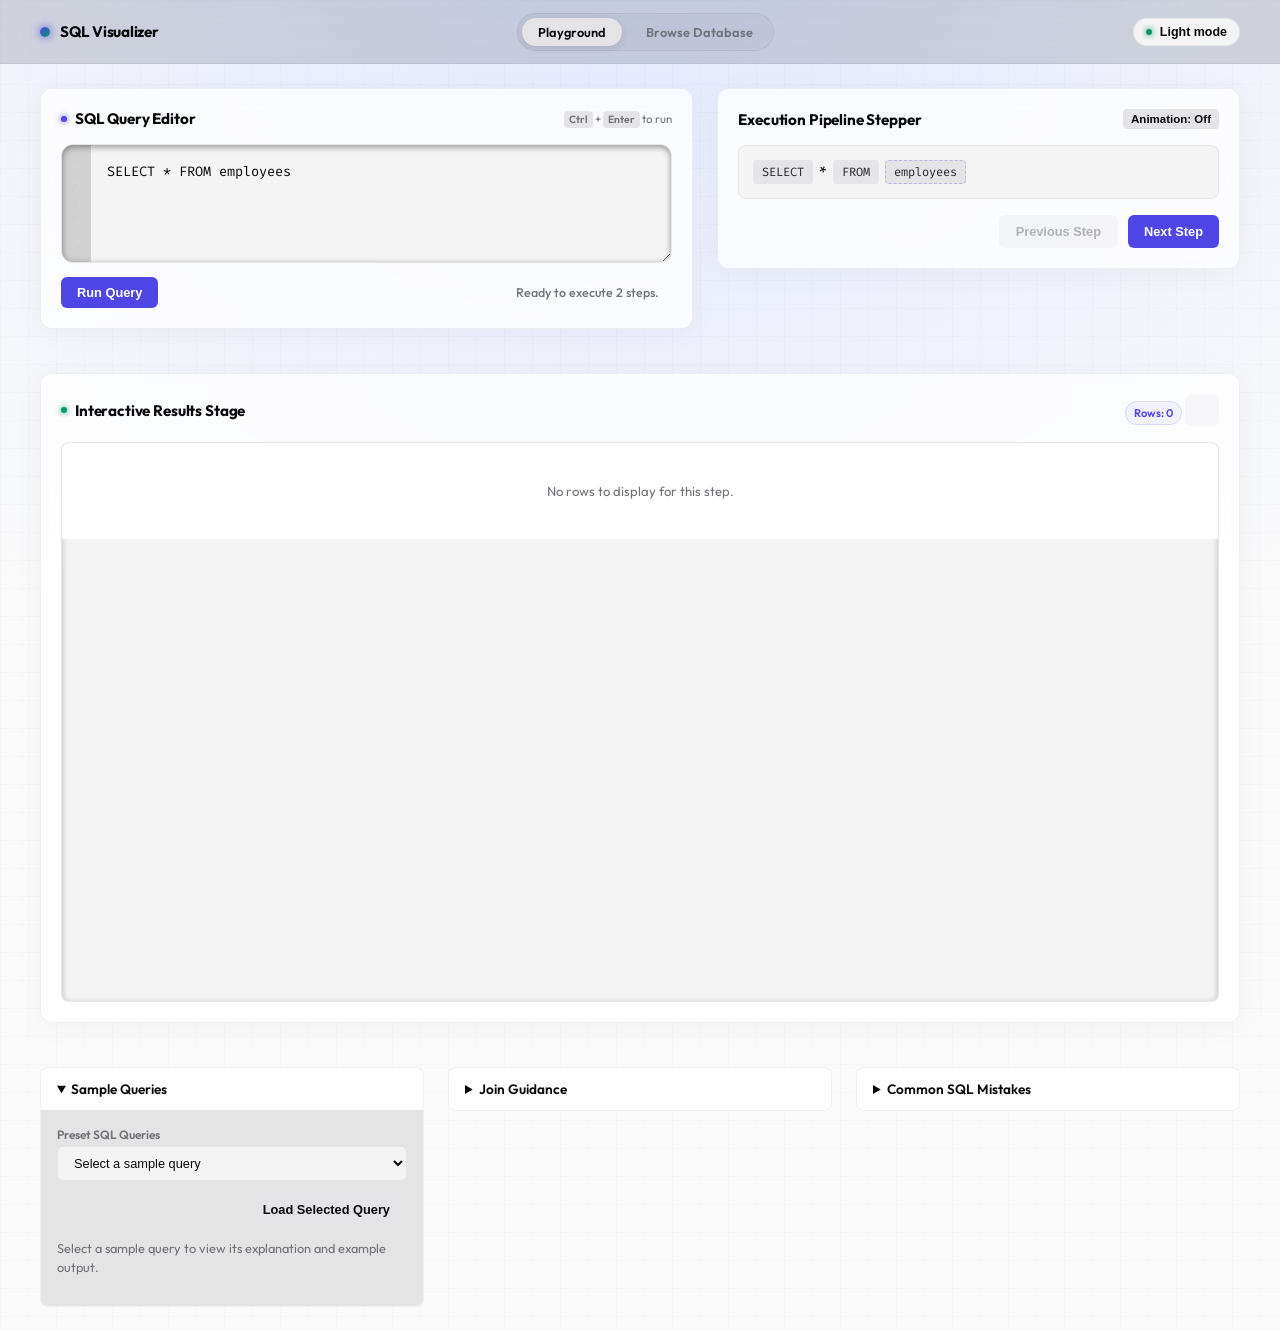
<file: index.html>
<!DOCTYPE html>
<html lang="en" data-theme="dark">

<head>
  <meta charset="UTF-8">
  <meta name="viewport" content="width=device-width, initial-scale=1.0">
  <title>SQL Visual Playground</title>
  <script>
    const savedTheme = localStorage.getItem("sql-visualizer-theme");
    if (savedTheme === "light" || savedTheme === "dark") {
      document.documentElement.dataset.theme = savedTheme;
    }
  </script>
  
  <!-- Premium Typography -->
  <link rel="preconnect" href="https://fonts.googleapis.com">
  <link rel="preconnect" href="https://fonts.gstatic.com" crossorigin>
  <link href="https://fonts.googleapis.com/css2?family=Fira+Code:wght@400;500;600&family=Outfit:wght@300;400;500;600;700;800&display=swap" rel="stylesheet">
  
  <link rel="stylesheet" href="css/style.css">
</head>

<body>
  <!-- Mesh Grid overlay -->
  <div class="mesh-overlay" aria-hidden="true"></div>

  <!-- Main Navigation Bar -->
  <header class="navbar">
    <div class="nav-logo">
      <div class="logo-dot"></div>
      <span class="logo-title">SQL Visualizer</span>
    </div>
    
    <nav class="nav-links">
      <a href="index.html" class="nav-item active">Playground</a>
      <a href="database.html" class="nav-item">Browse Database</a>
    </nav>
    
    <div class="nav-actions">
      <button id="themeToggle" class="theme-btn" type="button" aria-label="Toggle light/dark mode">
        <span class="theme-btn-dot"></span>
        <span id="themeLabel">Dark mode</span>
      </button>
    </div>
  </header>

  <!-- Large View Playground layout -->
  <main class="playground-layout">
    <!-- Top Row: Editor & Stepper (Side-by-Side) -->
    <section class="top-editor-grid">
      <!-- Left Column: SQL Editor Card -->
      <div class="card editor-card">
        <div class="card-title-row">
          <div class="card-status-info">
            <span class="status-indicator-dot"></span>
            <h3>SQL Query Editor</h3>
          </div>
          <div class="keyboard-hud-tip">
            <span class="key-badge">Ctrl</span> + <span class="key-badge">Enter</span> to run
          </div>
        </div>

        <div class="editor-outer-frame">
          <div class="editor-line-gutters">
            <span>1</span>
            <span>2</span>
            <span>3</span>
            <span>4</span>
            <span>5</span>
          </div>
          <textarea id="queryInput" spellcheck="false" placeholder="Write your SQL query here...">SELECT * FROM employees</textarea>
        </div>

        <div class="editor-actions-footer">
          <button id="runButton" class="btn btn-primary" type="button">Run Query</button>
          <div class="status-indicator-pill">
            <p id="stepLabel" class="status-text">Ready to execute.</p>
          </div>
        </div>
      </div>

      <!-- Right Column: Walkthrough Timeline Controller Card -->
      <div class="card stepper-card">
        <div class="card-title-row">
          <h3>Execution Pipeline Stepper</h3>
          <button id="animationToggle" class="btn btn-toggle" type="button" aria-pressed="true">Animation: On</button>
        </div>

        <div class="stepper-timeline-track">
          <div class="query" id="queryDisplay"></div>
        </div>

        <div class="stepper-controls-row">
          <button id="prevButton" class="btn btn-secondary" type="button">Previous Step</button>
          <button id="nextButton" class="btn btn-primary" type="button">Next Step</button>
        </div>
      </div>
    </section>

    <!-- Middle Row: Interactive Results Stage (Full Width) -->
    <section class="results-section panel-results">
      <div class="card results-card">
        <div class="card-title-row">
          <div class="card-status-info">
            <span class="results-tag-bullet"></span>
            <h3>Interactive Results Stage</h3>
          </div>
          <div class="results-tools-row">
            <span id="rowCount" class="results-badge">Rows: 0</span>
            <button id="copyDataButton" class="btn btn-secondary btn-copy-icon" type="button" aria-label="Copy table data" title="Copy table data">
              <svg viewBox="0 0 24 24" class="copy-svg-icon">
                <path d="M9 9a2 2 0 0 1 2-2h7a2 2 0 0 1 2 2v9a2 2 0 0 1-2 2h-7a2 2 0 0 1-2-2V9Zm-4 6V6a2 2 0 0 1 2-2h7" fill="none" stroke="currentColor" stroke-width="2" stroke-linecap="round" stroke-linejoin="round"/>
              </svg>
            </button>
          </div>
        </div>

        <div class="results-table-outer">
          <div id="table" class="table-render-host"></div>
        </div>
      </div>
    </section>

    <!-- Bottom Row: Help Accordions (3 columns) -->
    <section class="guidance-grid">
      <!-- Accordion 1: Preset Queries -->
      <details class="accordion-panel" open>
        <summary>Sample Queries</summary>
        <div class="accordion-body">
          <div class="input-field-group">
            <label for="sampleQuerySelect">Preset SQL Queries</label>
            <select id="sampleQuerySelect" class="styled-select-input">
              <option value="">Choose a query template</option>
            </select>
          </div>
          <div class="flex-actions-end">
            <button id="loadSampleButton" class="btn btn-secondary" type="button">Load Selected Query</button>
          </div>
          <div id="sampleQueryInfo" class="metadata-render-target" aria-live="polite"></div>
        </div>
      </details>

      <!-- Accordion 2: Join Guidance -->
      <details class="accordion-panel">
        <summary>Join Guidance</summary>
        <div class="accordion-body">
          <div id="joinGuidancePanel" class="metadata-render-target" aria-live="polite"></div>
        </div>
      </details>

      <!-- Accordion 3: SQL Mistakes -->
      <details class="accordion-panel">
        <summary>Common SQL Mistakes</summary>
        <div class="accordion-body">
          <div id="errorLearningPanel" class="metadata-render-target" aria-live="polite"></div>
        </div>
      </details>
    </section>
  </main>

  <script type="module" src="js/main.js"></script>
</body>

</html>
</file>
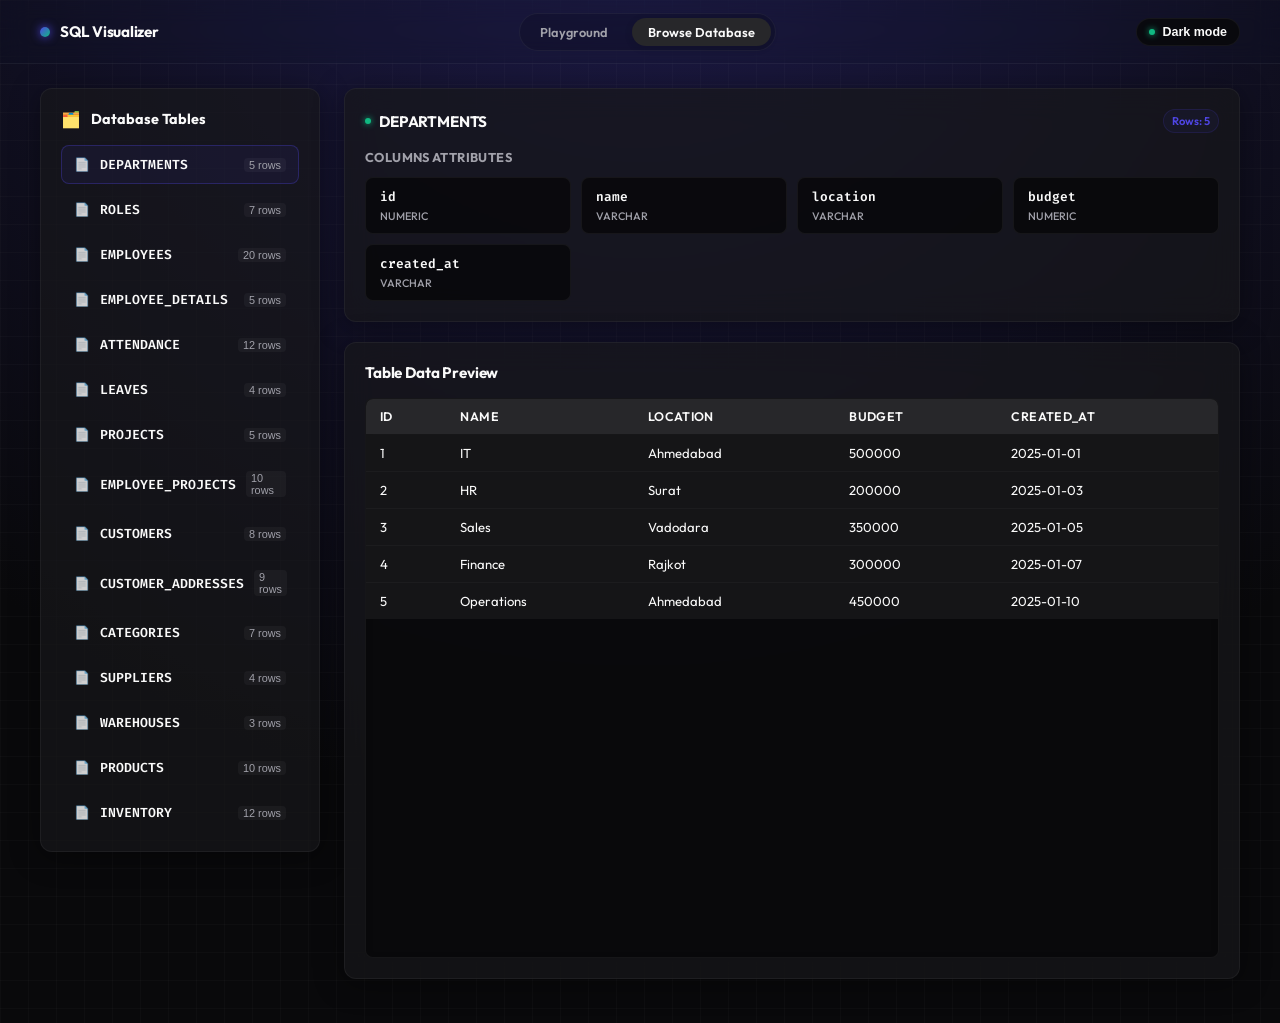
<file: database.html>
<!DOCTYPE html>
<html lang="en" data-theme="dark">

<head>
  <meta charset="UTF-8">
  <meta name="viewport" content="width=device-width, initial-scale=1.0">
  <title>Database Browser - SQL Visualizer</title>
  <script>
    const savedTheme = localStorage.getItem("sql-visualizer-theme");
    if (savedTheme === "light" || savedTheme === "dark") {
      document.documentElement.dataset.theme = savedTheme;
    }
  </script>
  
  <!-- Premium Typography -->
  <link rel="preconnect" href="https://fonts.googleapis.com">
  <link rel="preconnect" href="https://fonts.gstatic.com" crossorigin>
  <link href="https://fonts.googleapis.com/css2?family=Fira+Code:wght@400;500;600&family=Outfit:wght@300;400;500;600;700;800&display=swap" rel="stylesheet">
  
  <link rel="stylesheet" href="css/style.css">
</head>

<body>
  <!-- Mesh Grid overlay -->
  <div class="mesh-overlay" aria-hidden="true"></div>

  <!-- Main Navigation Bar -->
  <header class="navbar">
    <div class="nav-logo">
      <div class="logo-dot"></div>
      <span class="logo-title">SQL Visualizer</span>
    </div>
    
    <nav class="nav-links">
      <a href="index.html" class="nav-item">Playground</a>
      <a href="database.html" class="nav-item active">Browse Database</a>
    </nav>
    
    <div class="nav-actions">
      <button id="themeToggle" class="theme-btn" type="button" aria-label="Toggle light/dark mode">
        <span class="theme-btn-dot"></span>
        <span id="themeLabel">Dark mode</span>
      </button>
    </div>
  </header>

  <!-- Database Browser Workspace -->
  <main class="database-browser-layout">
    <!-- Left Sidebar: Tables list -->
    <aside class="browser-sidebar">
      <div class="sidebar-title">
        <span class="sidebar-indicator">🗂️</span>
        <h3>Database Tables</h3>
      </div>
      <div id="tableSelectorList" class="browser-table-list"></div>
    </aside>

    <!-- Right Column: Schema & Data Preview -->
    <section class="browser-main-area">
      <!-- Schema Attributes Card -->
      <div class="card schema-details-card">
        <div class="card-title-row">
          <div class="card-status-info">
            <span class="schema-tag-dot"></span>
            <h3 id="currentTableName">Select a table</h3>
          </div>
          <span id="rowCountBadge" class="results-badge">Rows: 0</span>
        </div>

        <div class="schema-columns-preview">
          <h4>Columns Attributes</h4>
          <div id="columnAttributesList" class="attributes-grid"></div>
        </div>
      </div>

      <!-- Data Preview Card -->
      <div class="card preview-data-card">
        <div class="card-title-row">
          <h3>Table Data Preview</h3>
        </div>

        <div class="results-table-outer">
          <div id="previewTableContainer" class="table-render-host"></div>
        </div>
      </div>
    </section>
  </main>

  <script type="module" src="js/ui/database-browser.js"></script>
</body>

</html>
</file>
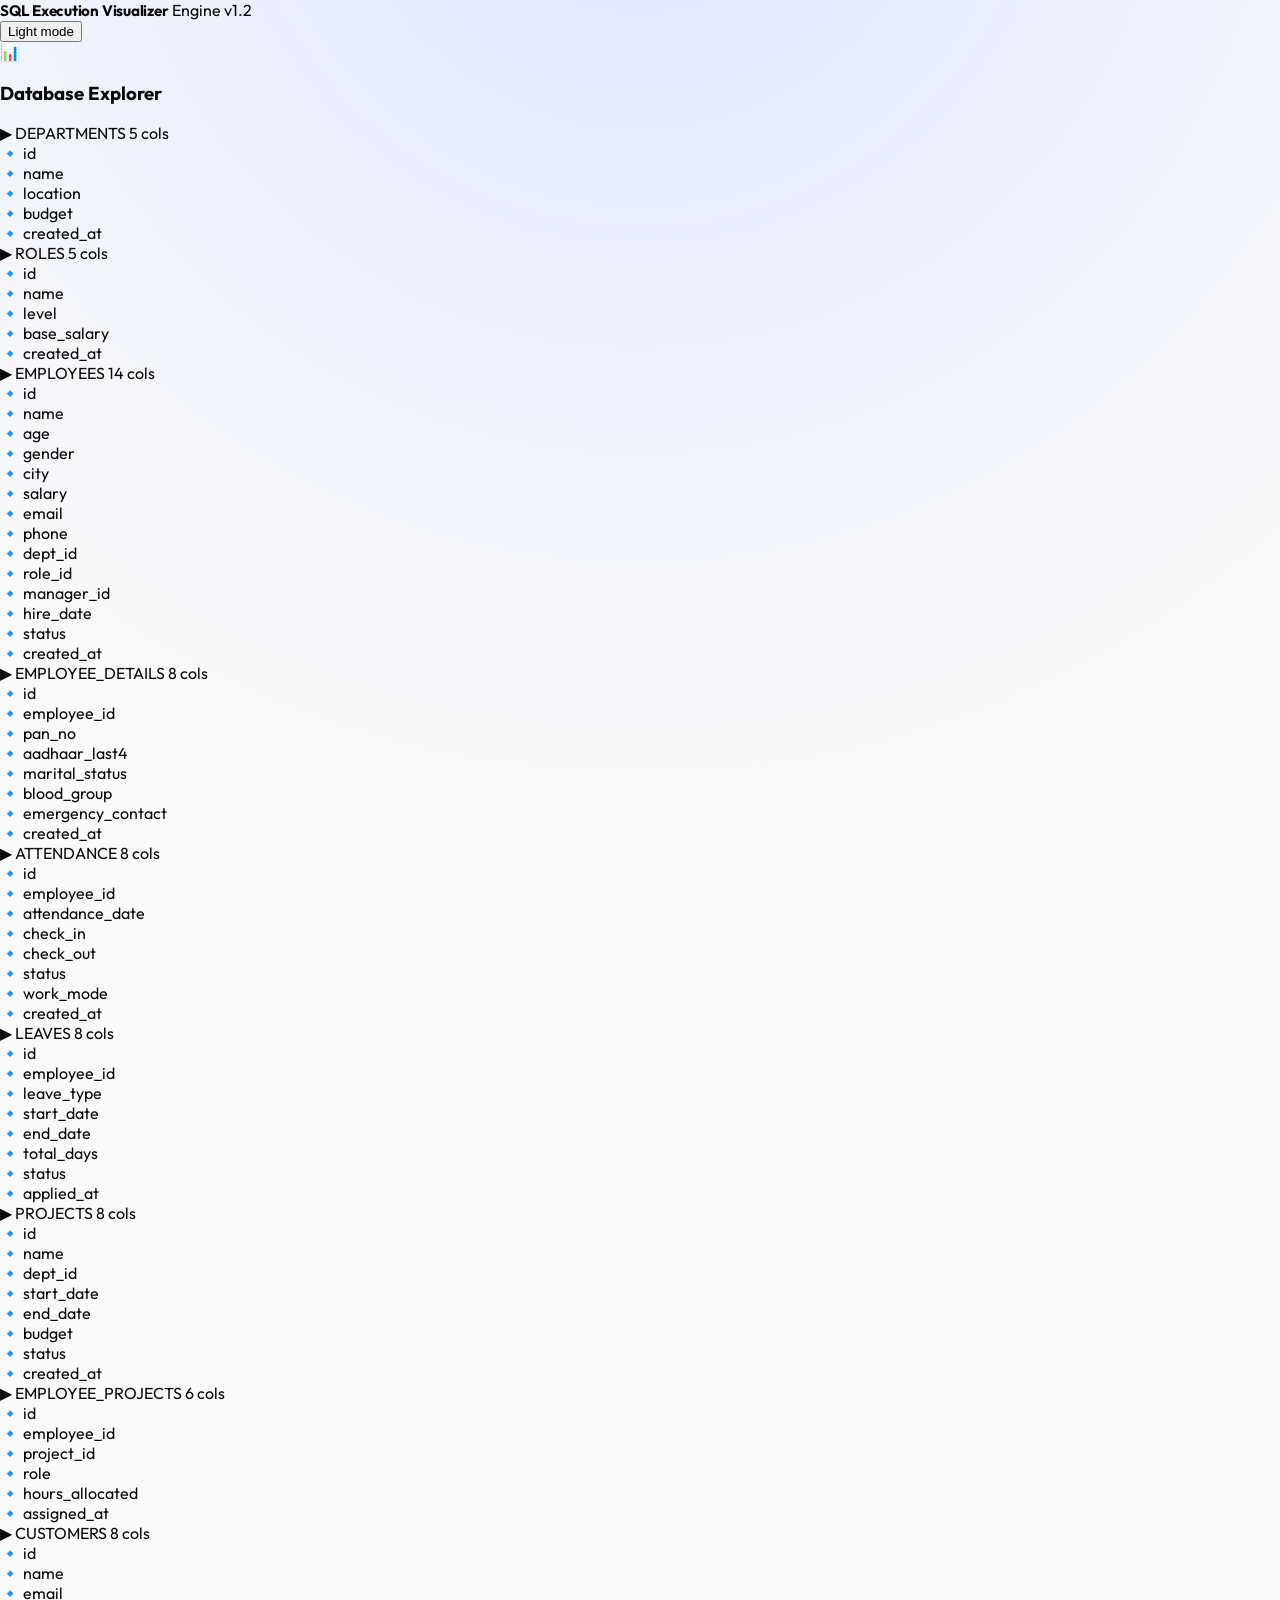
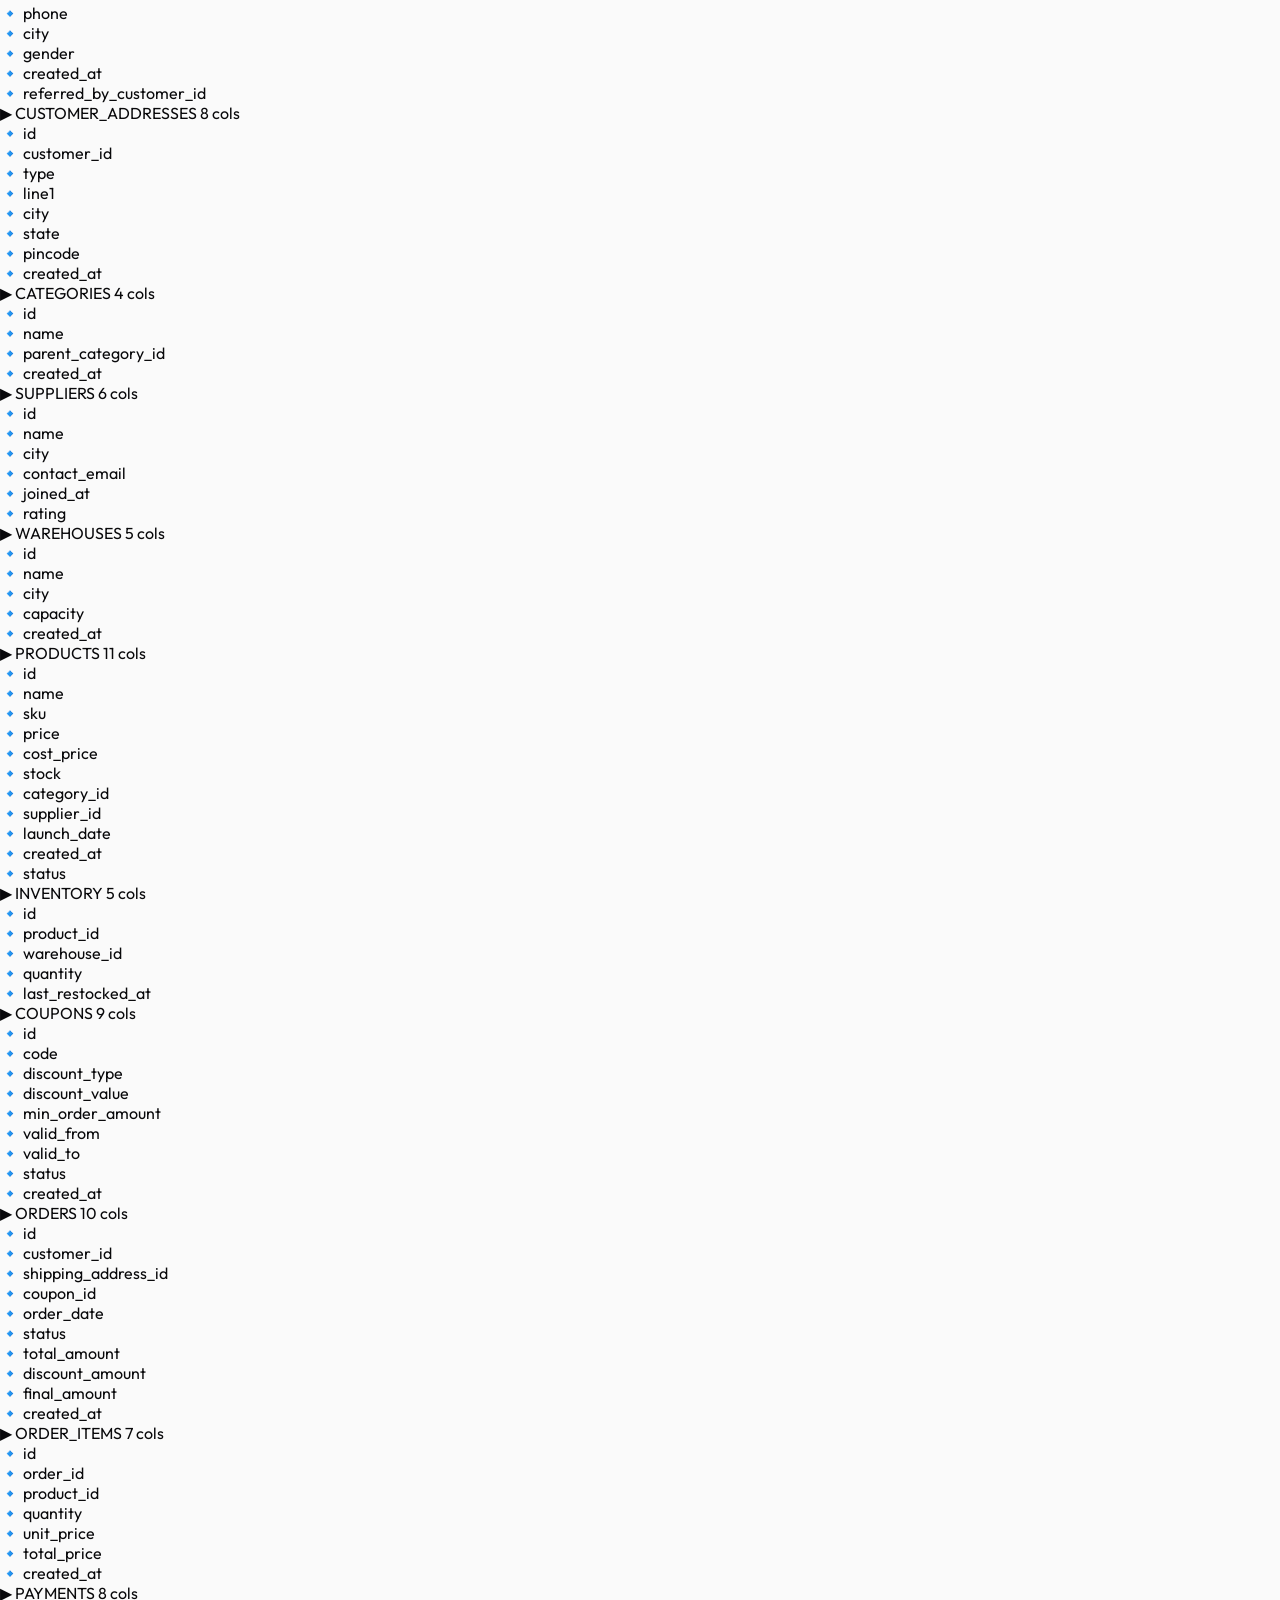
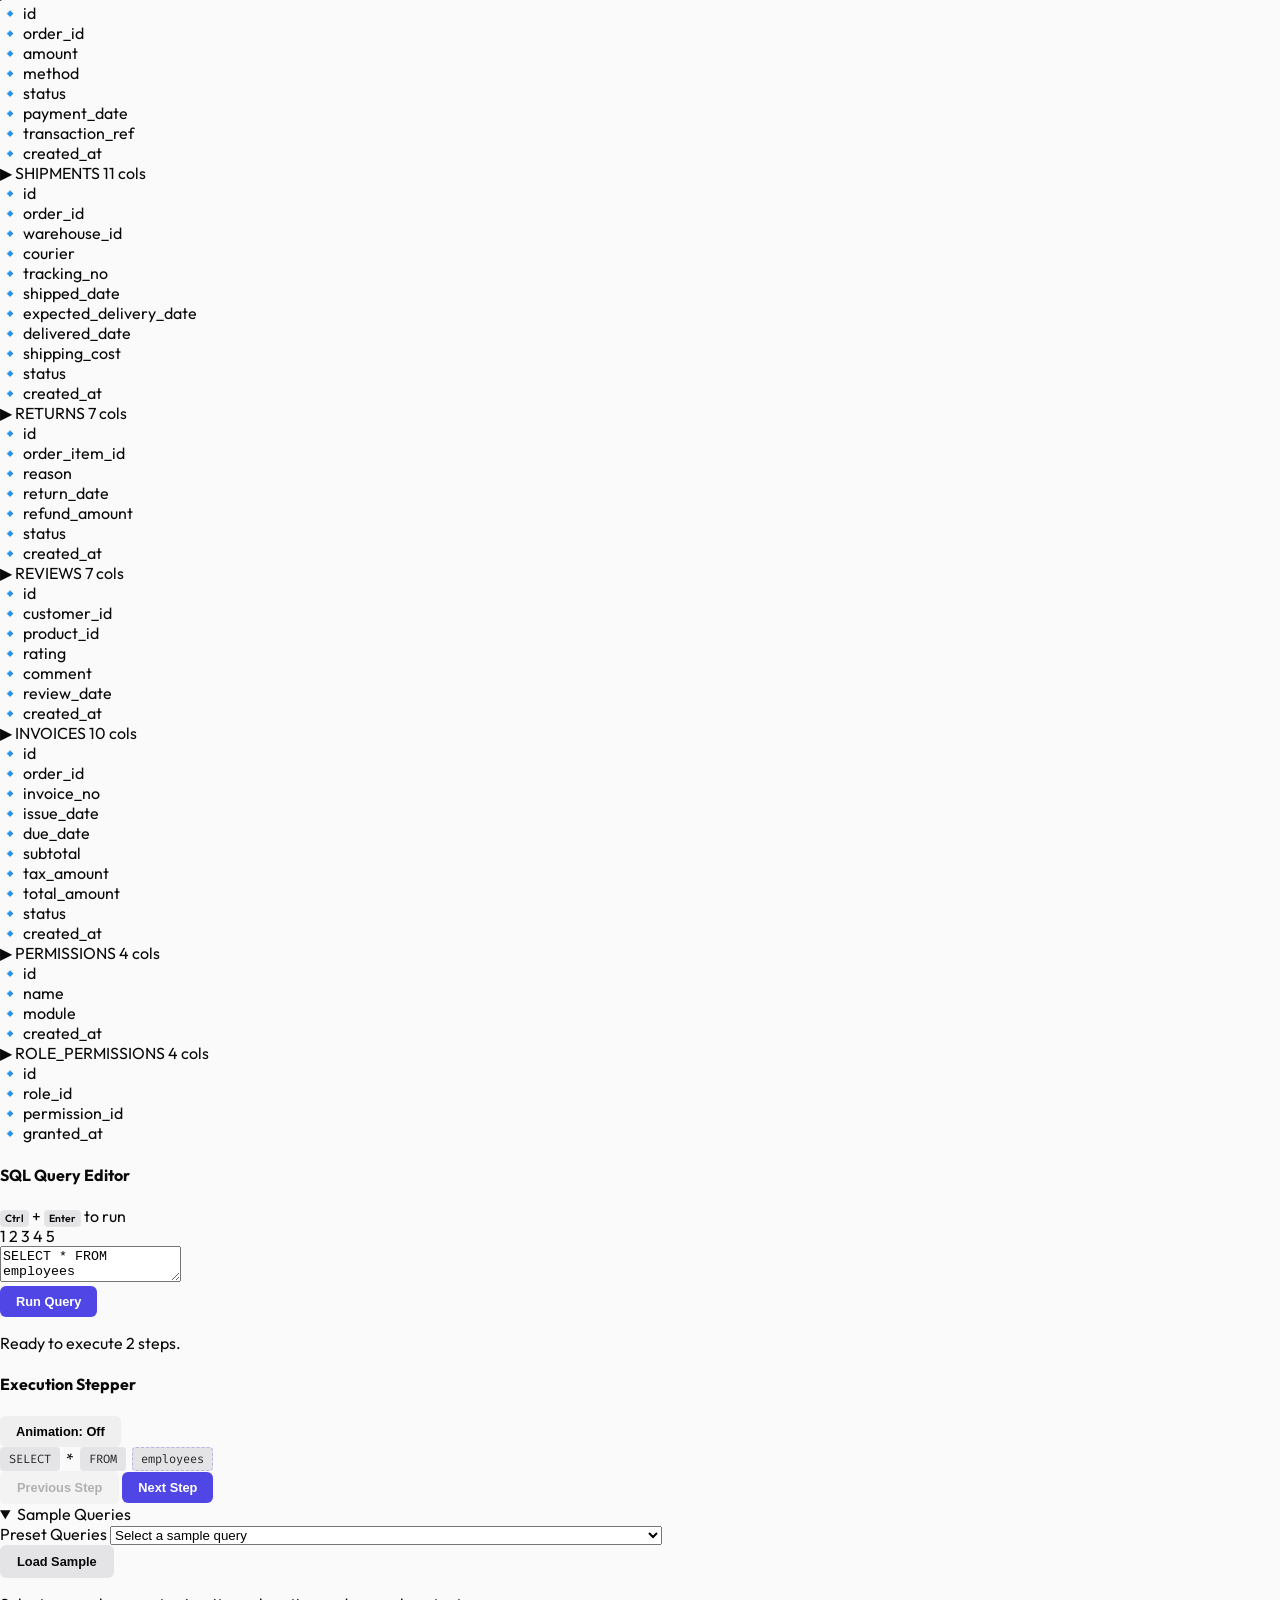
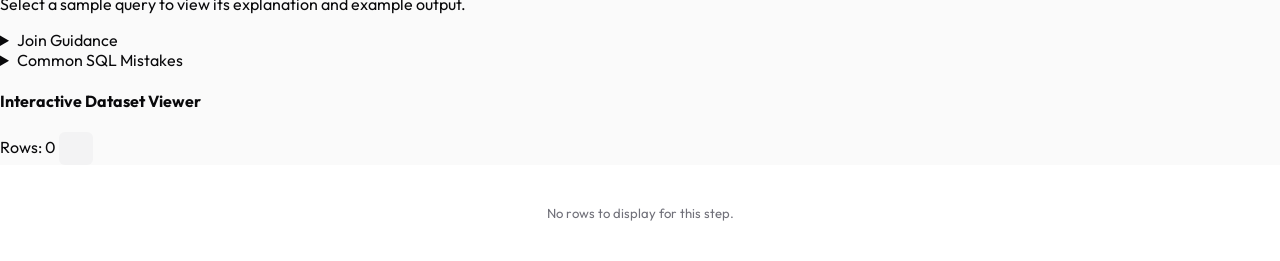
<file: index_backup_dashboard.html>
<!DOCTYPE html>
<html lang="en" data-theme="dark">

<head>
  <meta charset="UTF-8">
  <meta name="viewport" content="width=device-width, initial-scale=1.0">
  <title>SQL Execution Visualizer</title>
  <script>
    const savedTheme = localStorage.getItem("sql-visualizer-theme");
    if (savedTheme === "light" || savedTheme === "dark") {
      document.documentElement.dataset.theme = savedTheme;
    }
  </script>
  
  <!-- Modern Typography Fonts -->
  <link rel="preconnect" href="https://fonts.googleapis.com">
  <link rel="preconnect" href="https://fonts.gstatic.com" crossorigin>
  <link href="https://fonts.googleapis.com/css2?family=Fira+Code:wght@400;500;600&family=Outfit:wght@300;400;500;600;700;800&display=swap" rel="stylesheet">
  
  <link rel="stylesheet" href="css/style.css">
</head>

<body>
  <!-- Clean background mesh -->
  <div class="mesh-background" aria-hidden="true"></div>

  <!-- Header -->
  <header class="app-header">
    <div class="header-logo">
      <span class="logo-mark"></span>
      <div class="logo-text">
        <span class="logo-title">SQL Execution Visualizer</span>
        <span class="logo-tag">Engine v1.2</span>
      </div>
    </div>
    
    <div class="header-actions">
      <button id="themeToggle" class="theme-toggle" type="button" aria-label="Toggle theme">
        <span class="theme-toggle-icon"></span>
        <span id="themeLabel">Dark</span>
      </button>
    </div>
  </header>

  <!-- Main Dashboard Workspace -->
  <main class="dashboard-workspace">
    <!-- Left Sidebar: Database Explorer -->
    <aside class="sidebar-panel">
      <div class="sidebar-header">
        <span class="sidebar-icon">📊</span>
        <h3>Database Explorer</h3>
      </div>
      <div class="schema-container">
        <div id="schemaSidebarList" class="schema-list"></div>
      </div>
    </aside>

    <!-- Center Section: Query Builder & Step Walkthrough -->
    <section class="center-stage">
      <!-- SQL Code Card -->
      <div class="stage-card editor-card">
        <div class="card-header">
          <div class="header-info">
            <span class="status-indicator"></span>
            <h4>SQL Query Editor</h4>
          </div>
          <div class="keyboard-tips">
            <span class="key-badge">Ctrl</span> + <span class="key-badge">Enter</span> to run
          </div>
        </div>

        <div class="editor-viewport">
          <div class="editor-gutter-numbers">
            <span>1</span>
            <span>2</span>
            <span>3</span>
            <span>4</span>
            <span>5</span>
          </div>
          <textarea id="queryInput" spellcheck="false">SELECT * FROM employees</textarea>
        </div>

        <div class="editor-footer">
          <button id="runButton" class="btn btn-primary" type="button">Run Query</button>
          <div class="status-msg-container">
            <p id="stepLabel" class="status-msg">Ready to execute.</p>
          </div>
        </div>
      </div>

      <!-- Stepper Controller Card -->
      <div class="stage-card stepper-card">
        <div class="card-header">
          <h4>Execution Stepper</h4>
          <button id="animationToggle" class="btn btn-icon-toggle" type="button" aria-pressed="true">Animation: On</button>
        </div>

        <div class="timeline-container">
          <div class="query" id="queryDisplay"></div>
        </div>

        <div class="stepper-actions">
          <button id="prevButton" class="btn btn-secondary" type="button">Previous Step</button>
          <button id="nextButton" class="btn btn-primary" type="button">Next Step</button>
        </div>
      </div>

      <!-- Accordion Guidance Panel -->
      <div class="guidance-panel">
        <details class="accordion-item" open>
          <summary>Sample Queries</summary>
          <div class="accordion-content">
            <div class="control-group">
              <label for="sampleQuerySelect">Preset Queries</label>
              <select id="sampleQuerySelect" class="styled-select">
                <option value="">Choose a sample query</option>
              </select>
            </div>
            <div class="button-row">
              <button id="loadSampleButton" class="btn btn-secondary" type="button">Load Sample</button>
            </div>
            <div id="sampleQueryInfo" class="metadata-output" aria-live="polite"></div>
          </div>
        </details>

        <details class="accordion-item">
          <summary>Join Guidance</summary>
          <div class="accordion-content">
            <div id="joinGuidancePanel" class="metadata-output" aria-live="polite"></div>
          </div>
        </details>

        <details class="accordion-item">
          <summary>Common SQL Mistakes</summary>
          <div class="accordion-content">
            <div id="errorLearningPanel" class="metadata-output" aria-live="polite"></div>
          </div>
        </details>
      </div>
    </section>

    <!-- Right Section: Results panel -->
    <section class="results-stage panel-results">
      <div class="stage-card results-card">
        <div class="card-header">
          <div class="header-info">
            <span class="results-bullet"></span>
            <h4>Interactive Dataset Viewer</h4>
          </div>
          <div class="results-actions">
            <span id="rowCount" class="badge">Rows: 0</span>
            <button id="copyDataButton" class="btn btn-secondary btn-copy" type="button" aria-label="Copy table data" title="Copy table data">
              <svg viewBox="0 0 24 24" focusable="false" class="copy-svg">
                <path d="M9 9a2 2 0 0 1 2-2h7a2 2 0 0 1 2 2v9a2 2 0 0 1-2 2h-7a2 2 0 0 1-2-2V9Zm-4 6V6a2 2 0 0 1 2-2h7" fill="none" stroke="currentColor" stroke-width="2" stroke-linecap="round" stroke-linejoin="round"/>
              </svg>
            </button>
          </div>
        </div>

        <div class="table-container">
          <div id="table" class="table-target"></div>
        </div>
      </div>
    </section>
  </main>

  <script type="module" src="js/main.js"></script>
</body>

</html>
</file>
<file: css/style.css>
/* style.css */
/* Minimalist Nord-Glassmorphic Design for SQL visualizer */

:root {
  --radius: 12px;
  --radius-sm: 8px;
  
  /* Dark theme design tokens */
  --bg: #09090b;
  --bg-gradient: radial-gradient(circle at 50% -20%, #1e1b4b, #09090b 80%);
  --panel: rgba(24, 24, 27, 0.7);
  --panel-border: rgba(255, 255, 255, 0.05);
  --panel-border-hover: rgba(255, 255, 255, 0.12);
  
  --text: #fafafa;
  --muted: #a1a1aa;
  
  --primary: #4f46e5;
  --primary-hover: #4338ca;
  --primary-glow: rgba(79, 70, 229, 0.25);
  
  --secondary: #27272a;
  --secondary-hover: #3f3f46;
  
  --success: #10b981;
  --success-glow: rgba(16, 185, 129, 0.2);
  
  --danger: #f43f5e;
  
  --input-bg: rgba(9, 9, 11, 0.85);
  --chip: #27272a;
  --chip-text: #e4e4e7;
  
  --table-bg: rgba(24, 24, 27, 0.8);
  --table-head: #27272a;
  --table-row-hover: rgba(255, 255, 255, 0.02);
  
  --shadow: 0 4px 30px rgba(0, 0, 0, 0.4);
  --font-sans: 'Outfit', sans-serif;
  --font-mono: 'Fira Code', monospace;
}

html[data-theme="light"] {
  /* Light theme design tokens */
  --bg: #fafafa;
  --bg-gradient: radial-gradient(circle at 50% -20%, #e0e7ff, #fafafa 80%);
  --panel: rgba(255, 255, 255, 0.75);
  --panel-border: rgba(0, 0, 0, 0.06);
  --panel-border-hover: rgba(0, 0, 0, 0.12);
  
  --text: #09090b;
  --muted: #71717a;
  
  --primary: #4f46e5;
  --primary-hover: #3730a3;
  --primary-glow: rgba(79, 70, 229, 0.1);
  
  --secondary: #e4e4e7;
  --secondary-hover: #d4d4d8;
  
  --success: #059669;
  --success-glow: rgba(5, 150, 105, 0.1);
  
  --danger: #e11d48;
  
  --input-bg: #f4f4f5;
  --chip: #e4e4e7;
  --chip-text: #27272a;
  
  --table-bg: #ffffff;
  --table-head: #f4f4f5;
  --table-row-hover: rgba(0, 0, 0, 0.02);
  
  --shadow: 0 4px 30px rgba(0, 0, 0, 0.04);
}

* {
  box-sizing: border-box;
}

body {
  margin: 0;
  min-height: 100vh;
  font-family: var(--font-sans);
  color: var(--text);
  background: var(--bg);
  background-image: var(--bg-gradient);
  background-attachment: fixed;
  overflow-x: hidden;
  position: relative;
  transition: background 250ms ease, color 250ms ease;
}

/* Styled mesh grid background */
.mesh-overlay {
  position: absolute;
  top: 0; left: 0; right: 0; bottom: 0;
  background-image: linear-gradient(rgba(255, 255, 255, 0.02) 1px, transparent 1px),
                    linear-gradient(90deg, rgba(255, 255, 255, 0.02) 1px, transparent 1px);
  background-size: 28px 28px;
  pointer-events: none;
  z-index: 0;
}

html[data-theme="light"] .mesh-overlay {
  background-image: linear-gradient(rgba(0, 0, 0, 0.015) 1px, transparent 1px),
                    linear-gradient(90deg, rgba(0, 0, 0, 0.015) 1px, transparent 1px);
}

/* =====================================================
   HEADER NAVIGATION BAR
   ===================================================== */
.navbar {
  height: 64px;
  display: flex;
  align-items: center;
  justify-content: space-between;
  padding: 0 40px;
  border-bottom: 1px solid var(--panel-border);
  background: rgba(15, 23, 42, 0.15);
  backdrop-filter: blur(12px);
  position: relative;
  z-index: 10;
}

.nav-logo {
  display: flex;
  align-items: center;
  gap: 10px;
}

.logo-dot {
  width: 10px;
  height: 10px;
  border-radius: 50%;
  background: linear-gradient(135deg, var(--primary), var(--success));
  box-shadow: 0 0 10px var(--primary);
}

.logo-title {
  font-weight: 700;
  font-size: 0.95rem;
  letter-spacing: -0.015em;
}

.nav-links {
  display: flex;
  gap: 8px;
  background: rgba(0,0,0,0.15);
  padding: 4px;
  border-radius: 99px;
  border: 1px solid var(--panel-border);
}

html[data-theme="light"] .nav-links {
  background: rgba(0,0,0,0.03);
}

.nav-item {
  color: var(--muted);
  text-decoration: none;
  font-size: 0.8rem;
  font-weight: 600;
  padding: 6px 16px;
  border-radius: 99px;
  transition: color 200ms ease, background 200ms ease;
}

.nav-item:hover {
  color: var(--text);
}

.nav-item.active {
  color: var(--text);
  background: var(--secondary);
  box-shadow: 0 2px 8px rgba(0,0,0,0.1);
}

/* Theme Toggle Button */
.theme-btn {
  display: inline-flex;
  align-items: center;
  gap: 8px;
  padding: 6px 12px;
  border: 1px solid var(--panel-border);
  border-radius: 99px;
  background: var(--input-bg);
  color: var(--text);
  cursor: pointer;
  font-weight: 600;
  font-size: 0.78rem;
  transition: border-color 200ms ease;
}

.theme-btn:hover {
  border-color: var(--panel-border-hover);
}

.theme-btn-dot {
  width: 6px;
  height: 6px;
  border-radius: 50%;
  background: var(--success);
  box-shadow: 0 0 6px var(--success);
}

/* =====================================================
   CORE INTERACTIVE CARDS
   ===================================================== */
.card {
  background: var(--panel);
  border: 1px solid var(--panel-border);
  border-radius: var(--radius);
  box-shadow: var(--shadow);
  backdrop-filter: blur(16px);
  padding: 20px;
  margin-bottom: 20px;
  transition: border-color 250ms ease;
}

.card:hover {
  border-color: var(--panel-border-hover);
}

.card-title-row {
  display: flex;
  align-items: center;
  justify-content: space-between;
  margin-bottom: 16px;
}

.card-title-row h3 {
  margin: 0;
  font-size: 0.95rem;
  font-weight: 700;
  letter-spacing: -0.01em;
}

.card-status-info {
  display: flex;
  align-items: center;
  gap: 8px;
}

.status-indicator-dot {
  width: 6px;
  height: 6px;
  border-radius: 50%;
  background: var(--primary);
  box-shadow: 0 0 6px var(--primary);
}

/* =====================================================
   PLAYGROUND STACKED LAYOUT
   ===================================================== */
.playground-layout {
  display: flex;
  flex-direction: column;
  gap: 24px;
  padding: 24px 40px;
  max-width: 1720px;
  margin: 0 auto;
  position: relative;
  z-index: 1;
}

.top-editor-grid {
  display: grid;
  grid-template-columns: 1.25fr 1fr;
  gap: 24px;
  align-items: start;
}

@media (max-width: 1200px) {
  .top-editor-grid {
    grid-template-columns: 1fr;
  }
}

.guidance-grid {
  display: grid;
  grid-template-columns: 1fr 1fr 1fr;
  gap: 24px;
  align-items: start;
}

@media (max-width: 1200px) {
  .guidance-grid {
    grid-template-columns: 1fr;
  }
}

.results-section {
  min-width: 0;
  width: 100%;
}

.keyboard-hud-tip {
  font-size: 0.72rem;
  color: var(--muted);
}

.key-badge {
  background: var(--secondary);
  border: 1px solid rgba(255, 255, 255, 0.08);
  border-radius: 4px;
  padding: 1px 4px;
  font-size: 0.65rem;
  font-weight: 600;
}

/* Line-Numbered Editor Area */
.editor-outer-frame {
  display: flex;
  background: var(--input-bg);
  border: 1px solid var(--panel-border);
  border-radius: var(--radius);
  overflow: hidden;
  box-shadow: inset 0 2px 6px rgba(0, 0, 0, 0.4);
  transition: border-color 200ms ease;
}

.editor-outer-frame:focus-within {
  border-color: rgba(79, 70, 229, 0.45);
}

.editor-line-gutters {
  display: flex;
  flex-direction: column;
  padding: 16px 8px 16px 12px;
  background: rgba(0, 0, 0, 0.15);
  color: rgba(255, 255, 255, 0.12);
  font-family: var(--font-mono);
  font-size: 0.8rem;
  text-align: right;
  user-select: none;
  border-right: 1px solid rgba(255, 255, 255, 0.02);
}

.editor-outer-frame textarea {
  flex: 1;
  border: none;
  background: transparent;
  outline: none;
  padding: 16px;
  color: var(--text);
  font-family: var(--font-mono);
  font-size: 0.85rem;
  line-height: 1.55;
  resize: vertical;
  min-height: 110px;
}

.editor-actions-footer {
  display: flex;
  align-items: center;
  justify-content: space-between;
  margin-top: 14px;
  gap: 12px;
  flex-wrap: wrap;
}

.status-indicator-pill {
  background: rgba(255, 255, 255, 0.015);
  padding: 4px 12px;
  border-radius: 99px;
  border: 1px solid rgba(255, 255, 255, 0.03);
}

.status-text {
  margin: 0;
  font-size: 0.78rem;
  color: var(--muted);
  font-weight: 500;
}

/* Timeline steppers */
.stepper-timeline-track {
  padding: 14px;
  background: var(--input-bg);
  border-radius: var(--radius-sm);
  border: 1px solid var(--panel-border);
}

.query {
  display: flex;
  flex-wrap: wrap;
  align-items: center;
  gap: 6px;
}

.query span {
  font-family: var(--font-mono);
  font-size: 0.75rem;
  padding: 3px 8px;
  border-radius: 4px;
  background: var(--secondary);
  color: var(--chip-text);
  border: 1px solid rgba(255, 255, 255, 0.02);
  transition: background 250ms ease, color 250ms ease, box-shadow 250ms ease;
  position: relative;
}

.query span.active {
  color: #fff;
  background: linear-gradient(135deg, var(--success), #059669);
  box-shadow: 0 0 8px var(--success-glow);
  font-weight: 600;
  border-color: transparent;
}

.query .query-source {
  border-style: dashed;
  border-color: rgba(79, 70, 229, 0.3);
}

.query .query-source.active {
  background: rgba(79, 70, 229, 0.12);
  border-color: var(--primary);
  box-shadow: 0 0 8px var(--primary-glow);
}

.stepper-controls-row {
  display: flex;
  justify-content: flex-end;
  gap: 10px;
  margin-top: 16px;
}

/* Accordions */
.accordion-group {
  display: flex;
  flex-direction: column;
  gap: 8px;
}

.accordion-panel {
  border: 1px solid var(--panel-border);
  border-radius: var(--radius-sm);
  background: var(--panel);
  overflow: hidden;
}

.accordion-panel summary {
  padding: 12px 16px;
  font-size: 0.85rem;
  font-weight: 600;
  cursor: pointer;
  user-select: none;
  outline: none;
}

.accordion-panel summary:hover {
  background: rgba(255, 255, 255, 0.015);
}

.accordion-body {
  padding: 16px;
  border-top: 1px solid rgba(255, 255, 255, 0.02);
  background: rgba(0, 0, 0, 0.1);
}

.input-field-group {
  margin-bottom: 12px;
}

.input-field-group label {
  display: block;
  font-size: 0.75rem;
  font-weight: 600;
  color: var(--muted);
  margin-bottom: 4px;
}

.styled-select-input {
  width: 100%;
  padding: 8px 12px;
  border: 1px solid var(--panel-border);
  border-radius: 6px;
  background: var(--input-bg);
  color: var(--text);
  outline: none;
  font-size: 0.8rem;
}

.flex-actions-end {
  display: flex;
  justify-content: flex-end;
}

.metadata-render-target {
  margin-top: 12px;
  font-size: 0.8rem;
  color: var(--muted);
  line-height: 1.5;
}

/* =====================================================
   DATABASE BROWSER LAYOUT
   ===================================================== */
.database-browser-layout {
  display: grid;
  grid-template-columns: 280px 1fr;
  gap: 24px;
  padding: 24px 40px;
  max-width: 1720px;
  margin: 0 auto;
  position: relative;
  z-index: 1;
}

@media (max-width: 900px) {
  .database-browser-layout {
    grid-template-columns: 1fr;
  }
}

.browser-sidebar {
  background: var(--panel);
  border: 1px solid var(--panel-border);
  border-radius: var(--radius);
  box-shadow: var(--shadow);
  padding: 20px;
  height: calc(100vh - 136px);
  position: sticky;
  top: 88px;
  display: flex;
  flex-direction: column;
}

.sidebar-title {
  display: flex;
  align-items: center;
  gap: 10px;
  margin-bottom: 16px;
}

.sidebar-indicator {
  font-size: 1rem;
}

.sidebar-title h3 {
  margin: 0;
  font-size: 0.9rem;
  font-weight: 700;
}

.browser-table-list {
  display: flex;
  flex-direction: column;
  gap: 6px;
  flex: 1;
  overflow-y: auto;
}

.sidebar-table-btn {
  display: flex;
  align-items: center;
  gap: 10px;
  padding: 10px 12px;
  border-radius: var(--radius-sm);
  background: transparent;
  border: 1px solid transparent;
  color: var(--text);
  cursor: pointer;
  text-align: left;
  transition: background 200ms ease, border-color 200ms ease;
  width: 100%;
}

.sidebar-table-btn:hover {
  background: rgba(255, 255, 255, 0.02);
}

.sidebar-table-btn.active {
  background: rgba(79, 70, 229, 0.08);
  border-color: rgba(79, 70, 229, 0.3);
}

.btn-table-icon {
  font-size: 0.8rem;
  opacity: 0.8;
}

.btn-table-name {
  font-size: 0.82rem;
  font-weight: 600;
  flex: 1;
  font-family: var(--font-mono);
}

.btn-table-count {
  font-size: 0.68rem;
  color: var(--muted);
  background: rgba(255, 255, 255, 0.04);
  padding: 1px 5px;
  border-radius: 4px;
}

/* Right Main Area database view */
.browser-main-area {
  min-width: 0;
}

.schema-details-card {
  margin-bottom: 20px;
}

.schema-tag-dot {
  width: 6px;
  height: 6px;
  border-radius: 50%;
  background: var(--success);
  box-shadow: 0 0 6px var(--success);
}

.schema-columns-preview h4 {
  margin: 0 0 12px;
  font-size: 0.8rem;
  color: var(--muted);
  text-transform: uppercase;
  letter-spacing: 0.03em;
}

.attributes-grid {
  display: grid;
  grid-template-columns: repeat(auto-fill, minmax(180px, 1fr));
  gap: 10px;
}

.attribute-card {
  background: var(--input-bg);
  border: 1px solid var(--panel-border);
  border-radius: var(--radius-sm);
  padding: 10px 14px;
  display: flex;
  flex-direction: column;
  gap: 4px;
}

.attribute-name {
  font-size: 0.8rem;
  font-weight: 600;
  font-family: var(--font-mono);
}

.attribute-type {
  font-size: 0.68rem;
  color: var(--muted);
  font-weight: 500;
}

/* =====================================================
   DATA TABLES & RESULTS WRAPPERS
   ===================================================== */
.results-tag-bullet {
  width: 6px;
  height: 6px;
  border-radius: 50%;
  background: var(--success);
  box-shadow: 0 0 6px var(--success);
}

.results-badge {
  font-size: 0.7rem;
  font-weight: 600;
  padding: 4px 8px;
  border-radius: 99px;
  background: rgba(79, 70, 229, 0.06);
  border: 1px solid rgba(79, 70, 229, 0.15);
  color: var(--primary);
}

.btn-copy-icon {
  width: 32px;
  height: 32px;
  padding: 0;
  border-radius: 50%;
  display: inline-flex;
  align-items: center;
  justify-content: center;
}

.copy-svg-icon {
  width: 14px;
  height: 14px;
}

.results-table-outer {
  margin-top: 4px;
  border-radius: var(--radius-sm);
  background: var(--input-bg);
  border: 1px solid var(--panel-border);
  min-height: 560px;
  display: flex;
  flex-direction: column;
  overflow: hidden;
  box-shadow: inset 0 2px 6px rgba(0, 0, 0, 0.25);
}

.table-render-host {
  width: 100%;
  flex: 1;
  display: grid;
  align-content: start;
}

.table-scroll {
  width: 100%;
  overflow-x: auto;
}

.table-host-grouped {
  padding: 16px;
  grid-template-columns: repeat(auto-fill, minmax(220px, 1fr));
  gap: 12px;
  max-height: 600px;
  overflow-y: auto;
}

/* Slate Grid Data Table */
.data-table {
  width: 100%;
  border-collapse: collapse;
  font-size: 0.82rem;
  text-align: left;
}

.data-table th,
.data-table td {
  padding: 10px 14px;
  border-bottom: 1px solid rgba(255, 255, 255, 0.03);
}

.data-table th {
  background: var(--table-head);
  color: var(--text);
  font-weight: 600;
  font-size: 0.78rem;
  text-transform: uppercase;
  letter-spacing: 0.03em;
  position: sticky;
  top: 0;
  z-index: 10;
  border-bottom: 1px solid var(--panel-border);
}

.data-table tbody tr {
  background: var(--table-bg);
  transition: background 150ms ease;
}

.data-table tbody tr:hover {
  background: var(--table-row-hover);
}

.data-table tbody tr:last-child td {
  border-bottom: none;
}

.null-text {
  color: var(--danger);
  font-size: 0.7rem;
  font-weight: 600;
  letter-spacing: 0.04em;
  background: rgba(244, 63, 94, 0.08);
  padding: 1px 4px;
  border-radius: 3px;
}

.empty-state {
  text-align: center;
  padding: 40px 16px !important;
  color: var(--muted);
  font-size: 0.82rem;
}

.empty-state strong {
  display: block;
  font-size: 0.9rem;
  color: var(--danger);
  margin-bottom: 6px;
}

/* Beautiful Group Cards */
.group-card {
  border: 1px solid var(--panel-border);
  border-radius: var(--radius-sm);
  background: var(--table-bg);
  overflow: hidden;
  box-shadow: 0 2px 8px rgba(0,0,0,0.15);
  transition: border-color 200ms ease;
}

.group-card:hover {
  border-color: rgba(79, 70, 229, 0.3);
}

.group-card-header {
  padding: 10px 12px;
  background: var(--table-head);
  border-bottom: 1px solid var(--panel-border);
  font-weight: 600;
  font-size: 0.75rem;
  color: var(--primary);
  display: flex;
  align-items: center;
  justify-content: space-between;
}

.group-card-badge {
  font-size: 0.65rem;
  background: rgba(16, 185, 129, 0.08);
  color: var(--success);
  border: 1px solid rgba(16, 185, 129, 0.15);
  padding: 1px 5px;
  border-radius: 4px;
}

.group-card-body {
  padding: 10px;
  display: flex;
  flex-direction: column;
  gap: 6px;
}

.group-card-row {
  display: flex;
  justify-content: space-between;
  font-size: 0.75rem;
  border-bottom: 1px solid rgba(255,255,255,0.02);
  padding-bottom: 3px;
}

.group-card-row:last-child {
  border-bottom: none;
  padding-bottom: 0;
}

.group-card-label {
  color: var(--muted);
}

.group-card-value {
  font-weight: 600;
  font-family: var(--font-mono);
}

/* =====================================================
   BUTTONS AND GENERIC INPUTS
   ===================================================== */
.btn {
  border: none;
  border-radius: 6px;
  padding: 8px 16px;
  font-size: 0.8rem;
  font-weight: 600;
  cursor: pointer;
  transition: transform 120ms ease, opacity 120ms ease, background 200ms ease;
}

.btn:hover:not(:disabled) {
  transform: translateY(-0.5px);
}

.btn:disabled {
  opacity: 0.3;
  cursor: not-allowed;
}

.btn-primary {
  color: #fff;
  background: var(--primary);
}

.btn-primary:hover:not(:disabled) {
  background: var(--primary-hover);
}

.btn-secondary {
  color: var(--text);
  background: var(--secondary);
  border: 1px solid rgba(255, 255, 255, 0.03);
}

.btn-secondary:hover:not(:disabled) {
  background: var(--secondary-hover);
}

.btn-toggle {
  background: var(--secondary);
  color: var(--text);
  font-size: 0.72rem;
  padding: 4px 8px;
  border-radius: 4px;
}

.btn-toggle:hover {
  background: var(--secondary-hover);
}

/* Active stepper pill glow */
.query span.active::after {
  content: '';
  position: absolute;
  top: 0; left: 0; right: 0; bottom: 0;
  border-radius: inherit;
  box-shadow: 0 0 6px var(--success);
  opacity: 0;
  animation: glowCycle 2s infinite ease-in-out;
  pointer-events: none;
}

@keyframes glowCycle {
  0%, 100% { opacity: 0; }
  50% { opacity: 0.45; }
}

/* =====================================================
   VISUALIZER STAGES: JOIN & GROUPING ANIMATIONS
   ===================================================== */
.grouping-stage,
.join-stage {
  min-height: 520px;
  padding: 20px;
  border-radius: var(--radius);
  background: var(--input-bg);
  display: flex;
  flex-direction: column;
  gap: 16px;
  position: relative;
}

.viz-header {
  text-align: center;
  border-bottom: 1px solid var(--panel-border);
  padding-bottom: 14px;
  margin-bottom: 8px;
}

.viz-eyebrow {
  font-size: 0.7rem;
  font-weight: 700;
  text-transform: uppercase;
  letter-spacing: 0.12em;
  color: var(--primary);
  margin: 0 0 4px 0;
}

.viz-header h3 {
  margin: 0 0 4px 0;
  font-size: 1.1rem;
  font-weight: 700;
  letter-spacing: -0.015em;
}

.viz-copy {
  margin: 0;
  font-size: 0.78rem;
  color: var(--muted);
}

/* Grouping Visualization */
.grouping-source {
  display: flex;
  flex-wrap: wrap;
  gap: 8px;
  justify-content: center;
  min-height: 56px;
  padding: 12px;
  background: rgba(0, 0, 0, 0.15);
  border-radius: var(--radius-sm);
  border: 1px solid var(--panel-border);
  max-height: 140px;
  overflow-y: auto;
}

.grouping-buckets {
  display: grid;
  grid-template-columns: repeat(auto-fit, minmax(220px, 1fr));
  gap: 14px;
}

.group-bucket {
  background: var(--panel);
  border: 1px solid var(--panel-border);
  border-radius: var(--radius);
  padding: 12px;
  display: flex;
  flex-direction: column;
  gap: 8px;
  transition: border-color 200ms ease;
}

.group-bucket:hover {
  border-color: var(--panel-border-hover);
}

.group-bucket header {
  display: flex;
  justify-content: space-between;
  align-items: center;
  border-bottom: 1px solid var(--panel-border);
  padding-bottom: 6px;
}

.group-bucket header strong {
  font-size: 0.8rem;
  color: var(--primary);
  font-family: var(--font-mono);
}

.group-bucket header span {
  font-size: 0.68rem;
  color: var(--muted);
  background: rgba(255, 255, 255, 0.04);
  padding: 1px 5px;
  border-radius: 4px;
}

.group-bucket-body {
  display: flex;
  flex-wrap: wrap;
  gap: 6px;
  min-height: 72px;
  background: rgba(0,0,0,0.1);
  border-radius: var(--radius-sm);
  padding: 8px;
  border: 1px dashed var(--panel-border);
  align-content: flex-start;
}

.group-token-source,
.group-token {
  padding: 4px 8px;
  border-radius: var(--radius-sm);
  background: var(--secondary);
  color: var(--chip-text);
  border: 1px solid rgba(255,255,255,0.02);
  font-size: 0.72rem;
  font-family: var(--font-mono);
  max-width: 100%;
  overflow: hidden;
  text-overflow: ellipsis;
  white-space: nowrap;
  transition: opacity 200ms ease;
}

.group-token-source.is-dimmed {
  opacity: 0.12;
}

.group-token-placeholder {
  visibility: hidden;
}

.group-token-placeholder.is-target {
  visibility: visible;
  opacity: 0.22;
  border-style: dashed;
}

.group-token-float {
  position: absolute;
  z-index: 100;
  pointer-events: none;
  padding: 4px 8px;
  border-radius: var(--radius-sm);
  background: linear-gradient(135deg, var(--primary), var(--primary-strong));
  color: #fff;
  font-size: 0.72rem;
  font-family: var(--font-mono);
  box-shadow: 0 4px 12px var(--primary-glow);
}

/* Join Visualization */
.join-grid {
  display: grid;
  grid-template-columns: minmax(200px, 1fr) minmax(240px, 1fr) minmax(200px, 1fr);
  gap: 16px;
  align-items: start;
}

@media (max-width: 1100px) {
  .join-grid {
    grid-template-columns: 1fr;
  }
}

.join-pane,
.join-merge {
  background: var(--panel);
  border: 1px solid var(--panel-border);
  border-radius: var(--radius);
  padding: 14px;
  display: flex;
  flex-direction: column;
  min-width: 0;
}

.join-pane-title,
.join-merge-title {
  font-size: 0.75rem;
  font-weight: 700;
  color: var(--muted);
  text-transform: uppercase;
  letter-spacing: 0.05em;
  margin-bottom: 10px;
  border-bottom: 1px solid var(--panel-border);
  padding-bottom: 6px;
}

.join-pane-body .table-scroll {
  max-height: 400px;
  overflow-y: auto;
}

.data-table-preview {
  table-layout: fixed;
  width: 100%;
}

.data-table-preview th,
.data-table-preview td {
  overflow: hidden;
  text-overflow: ellipsis;
  white-space: nowrap;
  padding: 6px 8px;
  font-size: 0.75rem;
}

.data-table-preview tbody tr.is-match {
  background: rgba(16, 185, 129, 0.06);
  border-left: 3px solid var(--success);
}

.data-table-preview tbody tr.is-unmatched-keep {
  background: rgba(79, 70, 229, 0.06);
  border-left: 3px solid var(--primary);
}

.join-merge-list {
  display: flex;
  flex-direction: column;
  gap: 8px;
  max-height: 400px;
  overflow-y: auto;
}

.join-merge-row {
  display: grid;
  grid-template-columns: minmax(0, 1fr) auto minmax(0, 1fr);
  align-items: center;
  gap: 6px;
  background: rgba(0, 0, 0, 0.15);
  border: 1px solid var(--panel-border);
  border-radius: var(--radius-sm);
  padding: 6px 10px;
  min-height: 42px;
  opacity: 0;
}

.join-pill {
  padding: 4px 8px;
  border-radius: 99px;
  background: var(--secondary);
  color: var(--chip-text);
  font-size: 0.7rem;
  font-family: var(--font-mono);
  text-align: center;
  overflow: hidden;
  text-overflow: ellipsis;
  white-space: nowrap;
  max-width: 100%;
}

.join-pill-accent {
  background: rgba(16, 185, 129, 0.08);
  color: var(--success);
  border: 1px solid rgba(16, 185, 129, 0.15);
}

.join-link {
  font-size: 0.62rem;
  font-weight: 700;
  color: var(--primary);
  text-transform: uppercase;
  letter-spacing: 0.04em;
  text-align: center;
  padding: 0 4px;
}

/* Floating Overlay */
.viz-floating-layer {
  position: absolute;
  top: 0; left: 0; right: 0; bottom: 0;
  pointer-events: none;
  z-index: 100;
}

/* Table animations */
.table-animation-overlay {
  position: absolute;
  top: 0; left: 0; right: 0; bottom: 0;
  pointer-events: none;
  z-index: 50;
}

.row-ghost-table {
  position: absolute;
  pointer-events: none;
  z-index: 60;
  border-collapse: collapse;
  background: var(--table-bg);
  border: 1px solid var(--panel-border);
}

.panel-results.is-animating .results-table-outer {
  border-color: var(--primary);
  box-shadow: inset 0 2px 6px rgba(0,0,0,0.25), 0 0 10px var(--primary-glow);
}
</file>
